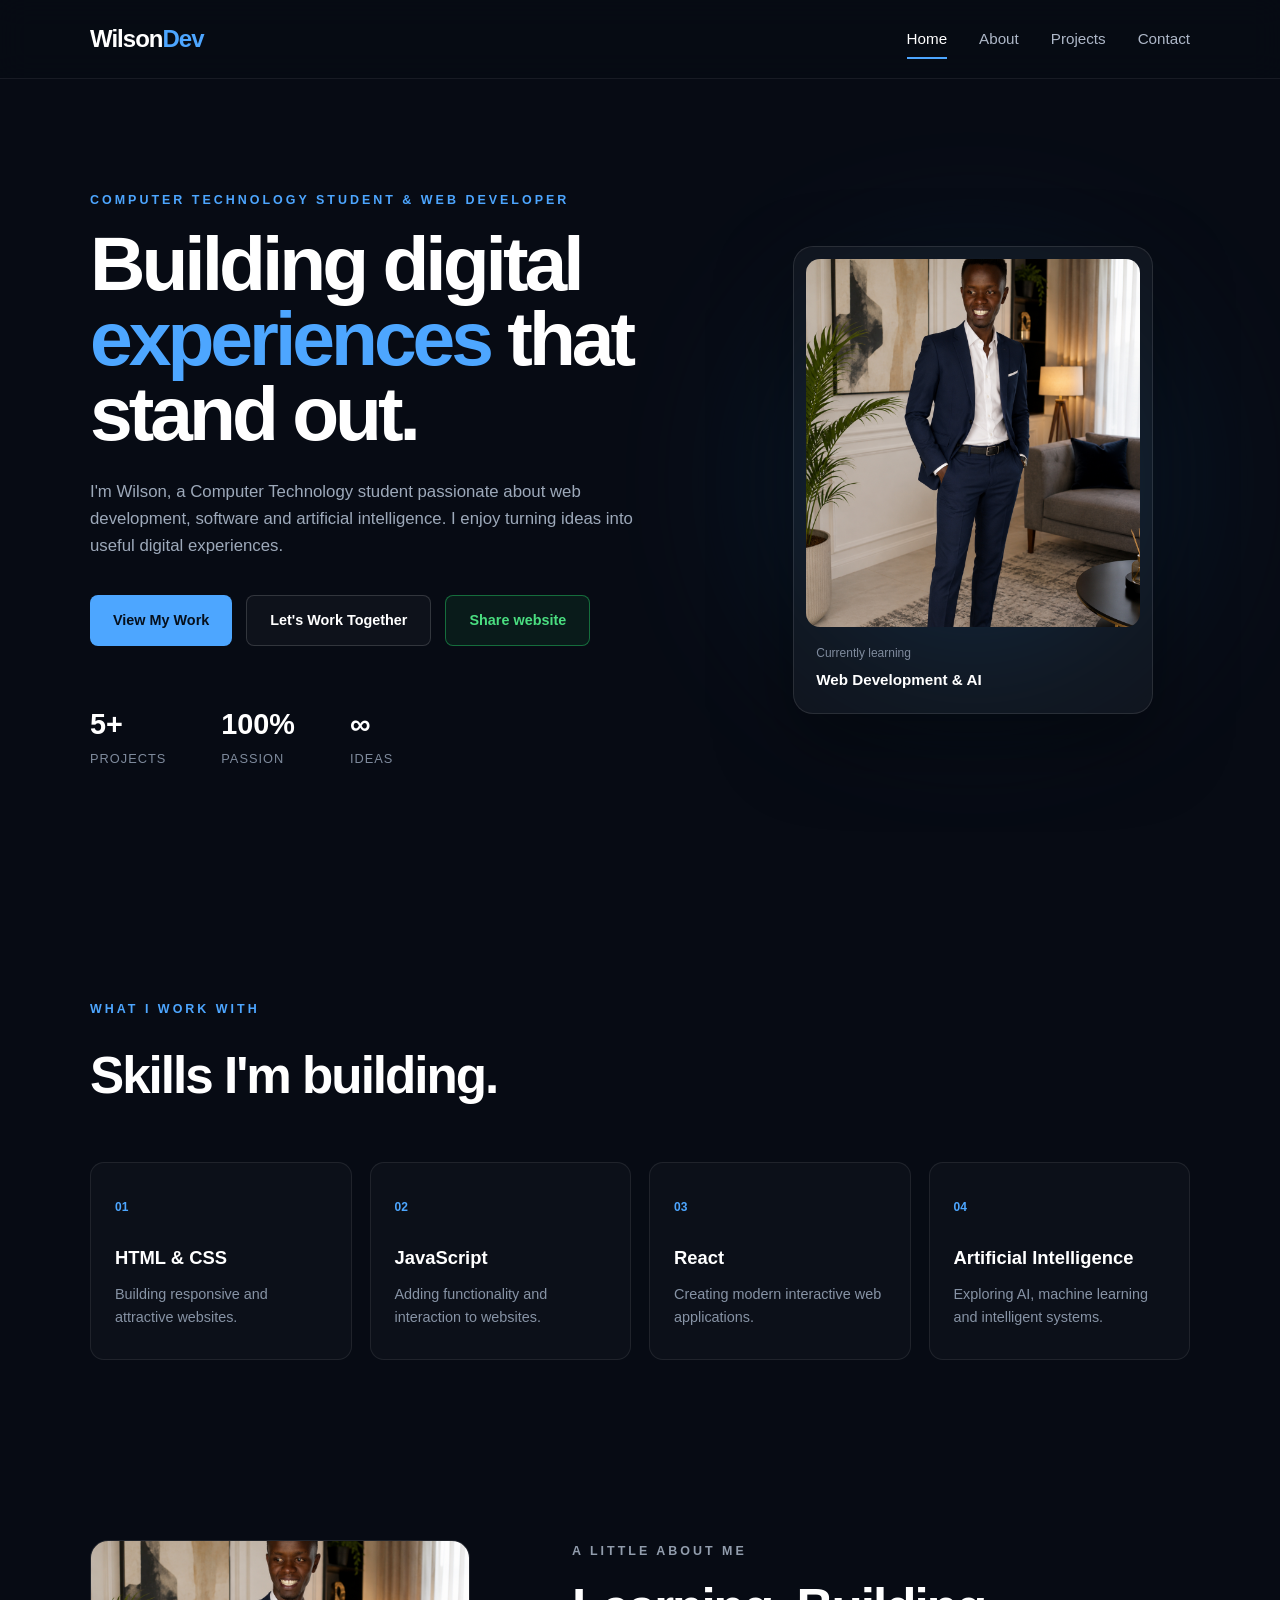
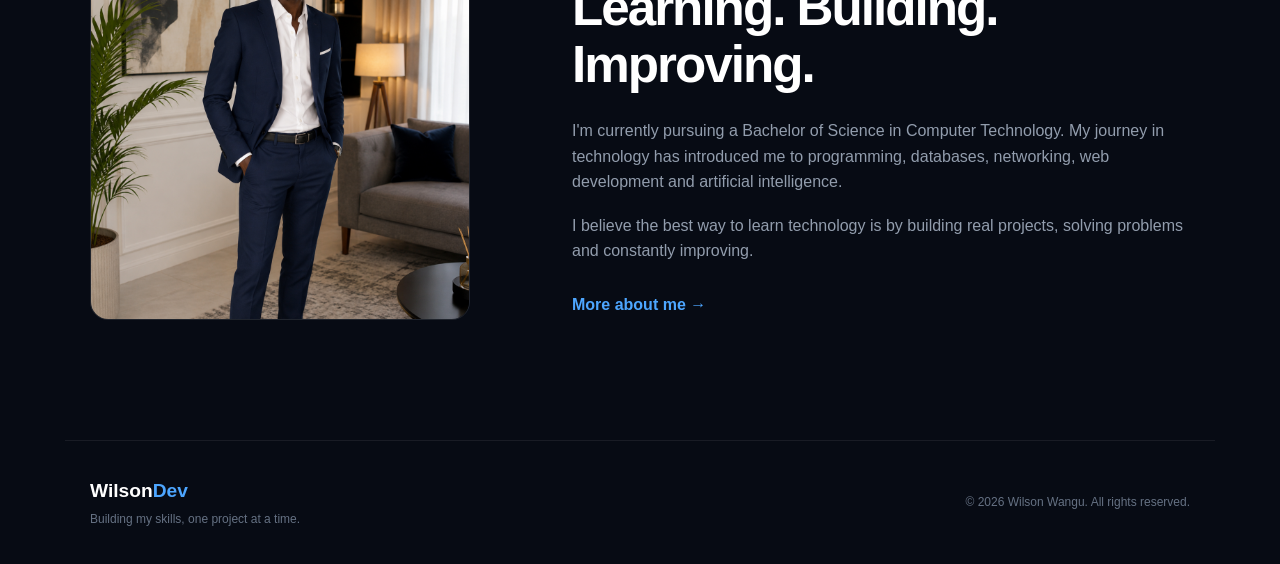
<file: index.html>
<!DOCTYPE html>
<html lang="en">
<head>
    <meta charset="UTF-8">
    <meta name="viewport" content="width=device-width, initial-scale=1.0">
    <title>WilsonDev | Computer Technology Student & Web Developer</title>
    <link rel="stylesheet" href="style.css">
</head>

<body>

    <!-- NAVIGATION -->
    <nav class="navbar">
        <div class="nav-container">
            <a href="index.html" class="logo">Wilson<span>Dev</span></a>

            <div class="nav-links">
                <a href="index.html" class="active">Home</a>
                <a href="about.html">About</a>
                <a href="projects.html">Projects</a>
                <a href="contact.html">Contact</a>
            </div>
        </div>
    </nav>

    <!-- HERO -->
    <main>

        <section class="hero">
            <div class="hero-content">

                <p class="eyebrow">COMPUTER TECHNOLOGY STUDENT & WEB DEVELOPER</p>

                <h1>
                    Building digital
                    <span>experiences</span>
                    that stand out.
                </h1>

                <p class="hero-description">
                    I'm Wilson, a Computer Technology student passionate about
                    web development, software and artificial intelligence.
                    I enjoy turning ideas into useful digital experiences.
                </p>

                <div class="hero-buttons">
    <a href="projects.html" class="btn btn-primary">
        View My Work
    </a>

    <a href="contact.html" class="btn btn-secondary">
        Let's Work Together
    </a>

    <a
    href="https://wa.me/?text=Check%20out%20Wilson%27s%20portfolio%20website%3A%20https%3A%2F%2Fwillisportfolio.netlify.app"
    target="_blank"
    rel="noopener noreferrer"
    class="btn btn-share"
>
    Share website
</a>
</div>

                <div class="stats">
                    <div class="stat">
                        <h3>5+</h3>
                        <p>Projects</p>
                    </div>

                    <div class="stat">
                        <h3>100%</h3>
                        <p>Passion</p>
                    </div>

                    <div class="stat">
                        <h3>∞</h3>
                        <p>Ideas</p>
                    </div>
                </div>

            </div>

            <div class="hero-image">
                <div class="profile-glow"></div>

                <div class="profile-card">
                    <img src="images/profile.jpg" alt="Wilson Wangu">

                    <div class="profile-card-info">
                        <span>Currently learning</span>
                        <strong>Web Development & AI</strong>
                    </div>
                </div>
            </div>
        </section>


        <!-- SKILLS -->
        <section class="skills-section">
            <div class="section-heading">
                <p class="eyebrow">WHAT I WORK WITH</p>
                <h2>Skills I'm building.</h2>
            </div>

            <div class="skills-grid">
                <div class="skill-box">
                    <span>01</span>
                    <h3>HTML & CSS</h3>
                    <p>Building responsive and attractive websites.</p>
                </div>

                <div class="skill-box">
                    <span>02</span>
                    <h3>JavaScript</h3>
                    <p>Adding functionality and interaction to websites.</p>
                </div>

                <div class="skill-box">
                    <span>03</span>
                    <h3>React</h3>
                    <p>Creating modern interactive web applications.</p>
                </div>

                <div class="skill-box">
                    <span>04</span>
                    <h3>Artificial Intelligence</h3>
                    <p>Exploring AI, machine learning and intelligent systems.</p>
                </div>
            </div>
        </section>


        <!-- INTRO -->
        <section class="intro-section">

            <div class="intro-image">
                <img src="images/profile.jpg" alt="Wilson Wangu">
            </div>

            <div class="intro-content">
                <p class="eyebrow">A LITTLE ABOUT ME</p>

                <h2>Learning. Building. Improving.</h2>

                <p>
                    I'm currently pursuing a Bachelor of Science in Computer
                    Technology. My journey in technology has introduced me to
                    programming, databases, networking, web development and
                    artificial intelligence.
                </p>

                <p>
                    I believe the best way to learn technology is by building
                    real projects, solving problems and constantly improving.
                </p>

                <a href="about.html" class="text-link">
                    More about me →
                </a>
            </div>

        </section>

    </main>


    <!-- FOOTER -->
    <footer class="footer">
        <div>
            <h3>Wilson<span>Dev</span></h3>
            <p>Building my skills, one project at a time.</p>
        </div>

        <p>© 2026 Wilson Wangu. All rights reserved.</p>
    </footer>

</body>
</html>
</file>
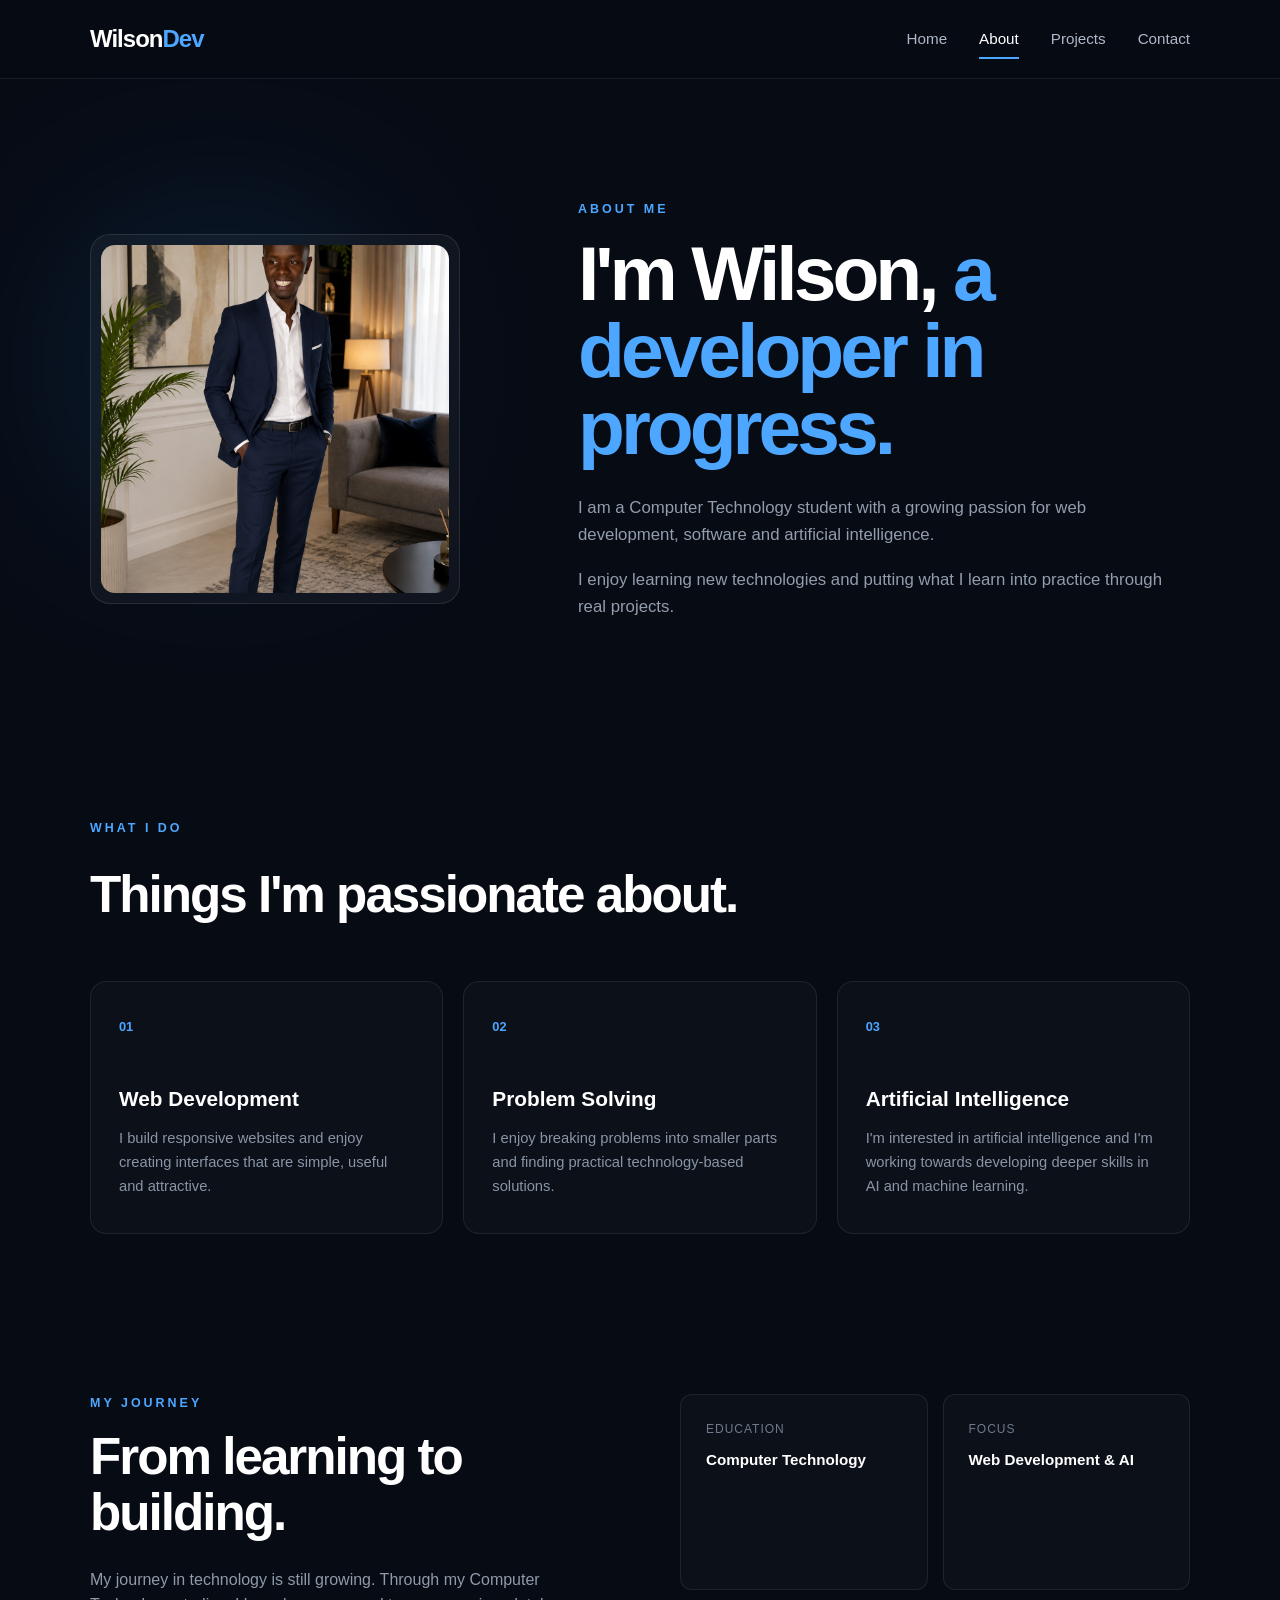
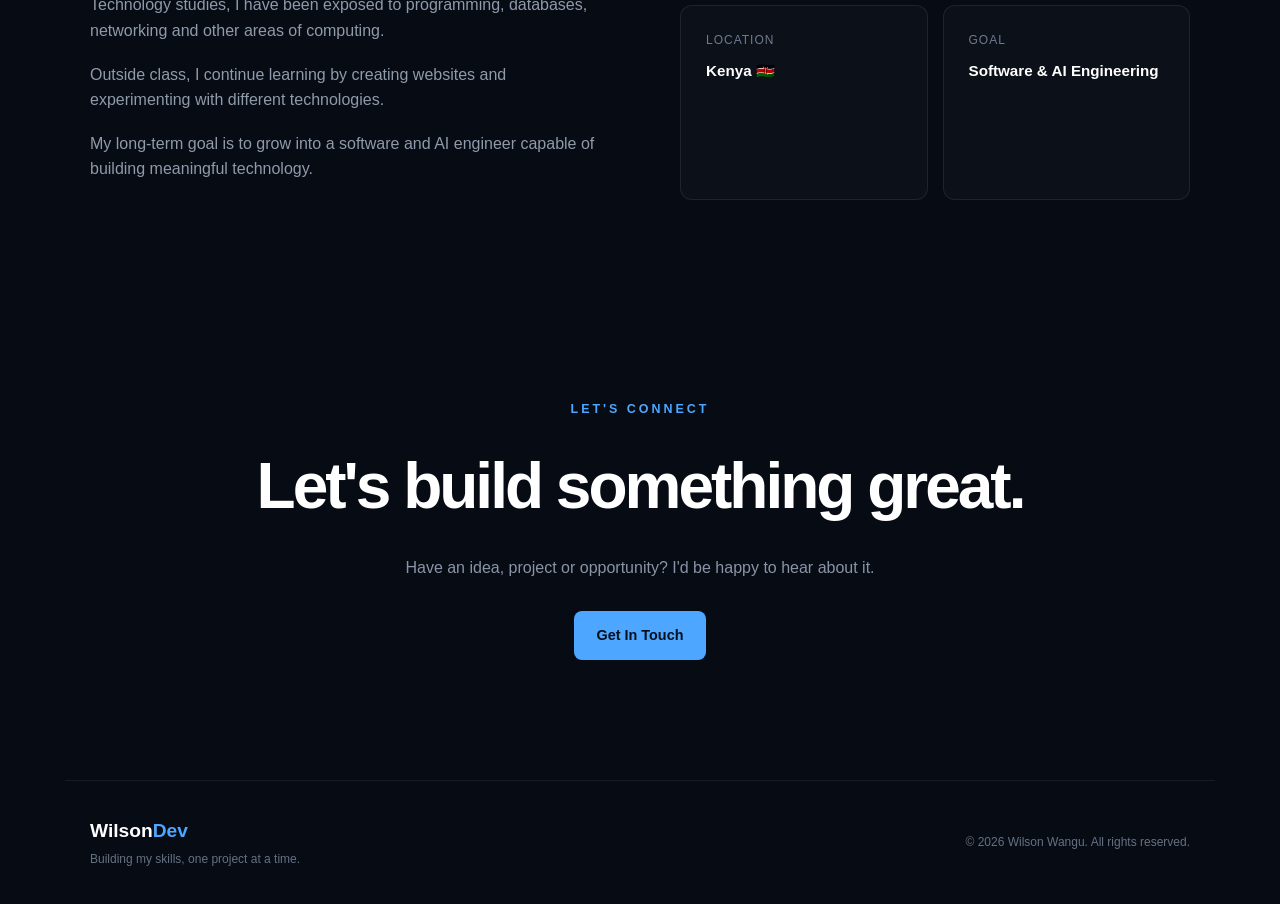
<file: about.html>
<!DOCTYPE html>
<html lang="en">
<head>
    <meta charset="UTF-8">
    <meta name="viewport" content="width=device-width, initial-scale=1.0">
    <title>About Me | WilsonDev</title>
    <link rel="stylesheet" href="style.css">
</head>

<body>

    <!-- NAVIGATION -->
    <nav class="navbar">
        <div class="nav-container">
            <a href="index.html" class="logo">Wilson<span>Dev</span></a>

            <div class="nav-links">
                <a href="index.html">Home</a>
                <a href="about.html" class="active">About</a>
                <a href="projects.html">Projects</a>
                <a href="contact.html">Contact</a>
            </div>
        </div>
    </nav>


    <main class="about-page">

        <!-- ABOUT HERO -->
        <section class="about-hero">

            <div class="about-image">
                <div class="about-glow"></div>

                <div class="about-image-card">
                    <img src="images/profile.jpg" alt="Wilson Wangu">
                </div>
            </div>

            <div class="about-intro">

                <p class="eyebrow">ABOUT ME</p>

                <h1>
                    I'm Wilson,
                    <span>a developer in progress.</span>
                </h1>

                <p>
                    I am a Computer Technology student with a growing passion
                    for web development, software and artificial intelligence.
                </p>

                <p>
                    I enjoy learning new technologies and putting what I learn
                    into practice through real projects.
                </p>

            </div>

        </section>


        <!-- WHAT I DO -->
        <section class="about-section">

            <div class="section-heading">
                <p class="eyebrow">WHAT I DO</p>
                <h2>Things I'm passionate about.</h2>
            </div>

            <div class="about-cards">

                <div class="about-card">
                    <div class="card-number">01</div>
                    <h3>Web Development</h3>
                    <p>
                        I build responsive websites and enjoy creating
                        interfaces that are simple, useful and attractive.
                    </p>
                </div>

                <div class="about-card">
                    <div class="card-number">02</div>
                    <h3>Problem Solving</h3>
                    <p>
                        I enjoy breaking problems into smaller parts and
                        finding practical technology-based solutions.
                    </p>
                </div>

                <div class="about-card">
                    <div class="card-number">03</div>
                    <h3>Artificial Intelligence</h3>
                    <p>
                        I'm interested in artificial intelligence and I'm
                        working towards developing deeper skills in AI and
                        machine learning.
                    </p>
                </div>

            </div>

        </section>


        <!-- JOURNEY -->
        <section class="journey-section">

            <div class="journey-content">

                <p class="eyebrow">MY JOURNEY</p>

                <h2>From learning to building.</h2>

                <p>
                    My journey in technology is still growing. Through my
                    Computer Technology studies, I have been exposed to
                    programming, databases, networking and other areas of
                    computing.
                </p>

                <p>
                    Outside class, I continue learning by creating websites
                    and experimenting with different technologies.
                </p>

                <p>
                    My long-term goal is to grow into a software and AI
                    engineer capable of building meaningful technology.
                </p>

            </div>


            <div class="quick-info">

                <div class="info-item">
                    <span>Education</span>
                    <strong>Computer Technology</strong>
                </div>

                <div class="info-item">
                    <span>Focus</span>
                    <strong>Web Development & AI</strong>
                </div>

                <div class="info-item">
                    <span>Location</span>
                    <strong>Kenya 🇰🇪</strong>
                </div>

                <div class="info-item">
                    <span>Goal</span>
                    <strong>Software & AI Engineering</strong>
                </div>

            </div>

        </section>


        <!-- CTA -->
        <section class="about-cta">

            <p class="eyebrow">LET'S CONNECT</p>

            <h2>Let's build something great.</h2>

            <p>
                Have an idea, project or opportunity?
                I'd be happy to hear about it.
            </p>

            <a href="contact.html" class="btn btn-primary">
                Get In Touch
            </a>

        </section>

    </main>


    <!-- FOOTER -->
    <footer class="footer">
        <div>
            <h3>Wilson<span>Dev</span></h3>
            <p>Building my skills, one project at a time.</p>
        </div>

        <p>© 2026 Wilson Wangu. All rights reserved.</p>
    </footer>

</body>
</html>
</file>
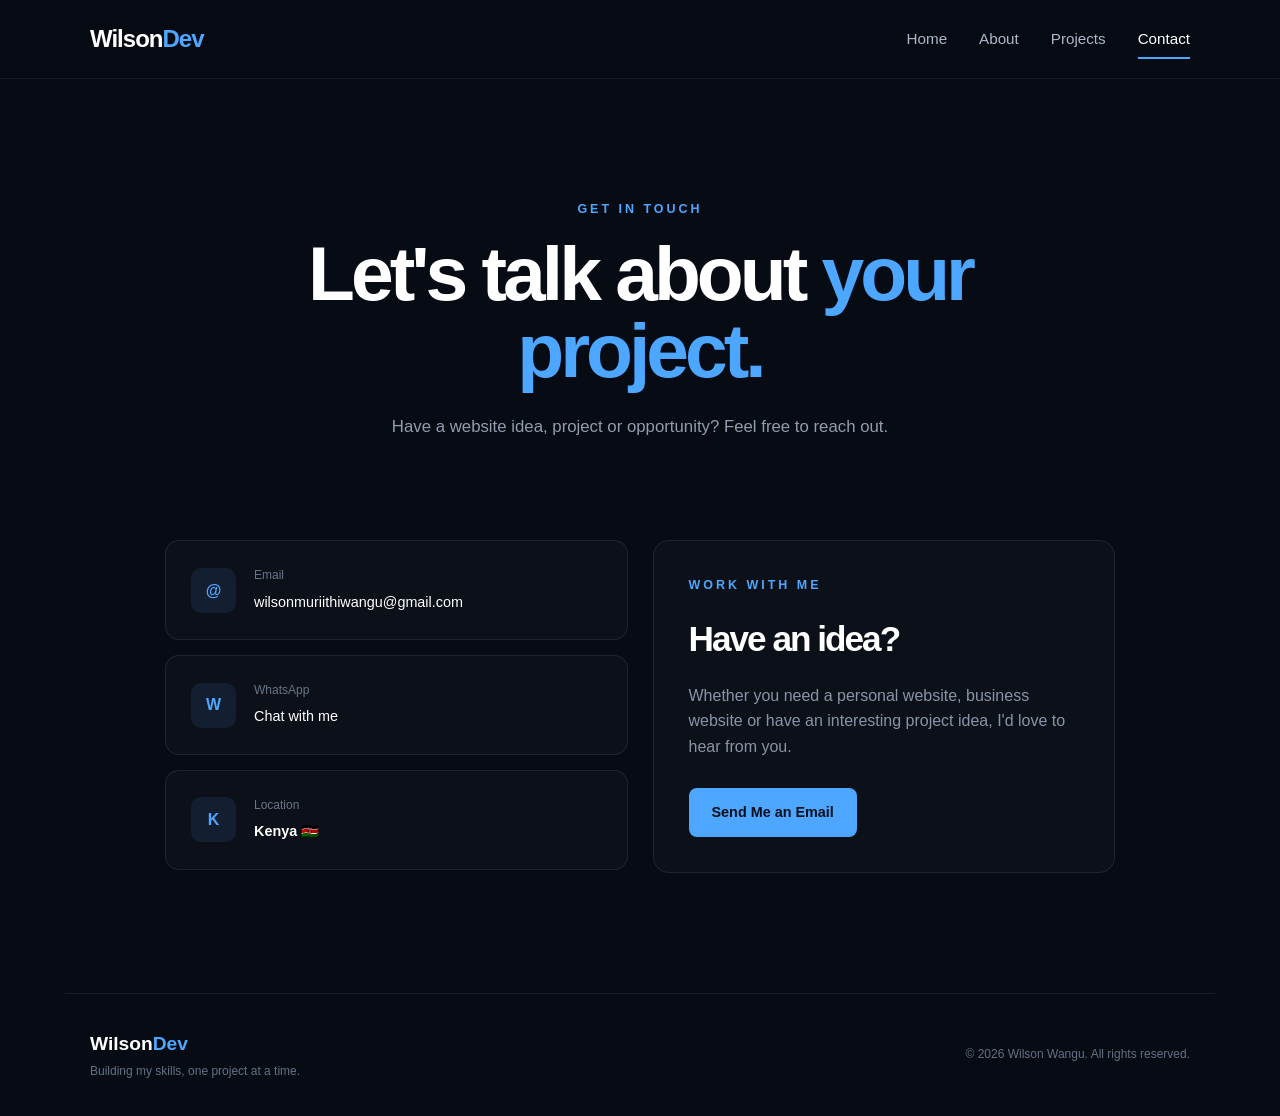
<file: contact.html>
<!DOCTYPE html>
<html lang="en">
<head>
    <meta charset="UTF-8">
    <meta name="viewport" content="width=device-width, initial-scale=1.0">
    <title>Contact | WilsonDev</title>
    <link rel="stylesheet" href="style.css">
</head>

<body>

    <!-- NAVIGATION -->
    <nav class="navbar">
        <div class="nav-container">

            <a href="index.html" class="logo">
                Wilson<span>Dev</span>
            </a>

            <div class="nav-links">
                <a href="index.html">Home</a>
                <a href="about.html">About</a>
                <a href="projects.html">Projects</a>
                <a href="contact.html" class="active">Contact</a>
            </div>

        </div>
    </nav>


    <main class="contact-page">

        <section class="contact-header">

            <p class="eyebrow">GET IN TOUCH</p>

            <h1>
                Let's talk about
                <span>your project.</span>
            </h1>

            <p>
                Have a website idea, project or opportunity?
                Feel free to reach out.
            </p>

        </section>


        <section class="contact-grid">

            <div class="contact-info">

                <div class="contact-card">
                    <div class="contact-icon">@</div>

                    <div>
                        <span>Email</span>
                        <a href="mailto:wilsonmuriithiwangu@gmail.com">
                            wilsonmuriithiwangu@gmail.com
                        </a>
                    </div>
                </div>


                <div class="contact-card">
                    <div class="contact-icon">W</div>

                    <div>
                        <span>WhatsApp</span>
                        <a href="https://wa.me/+254115288171"
                           target="_blank"
                           rel="noopener noreferrer">
                            Chat with me
                        </a>
                    </div>
                </div>


                <div class="contact-card">
                    <div class="contact-icon">K</div>

                    <div>
                        <span>Location</span>
                        <strong>Kenya 🇰🇪</strong>
                    </div>
                </div>

            </div>


            <div class="contact-message">

                <p class="eyebrow">WORK WITH ME</p>

                <h2>Have an idea?</h2>

                <p>
                    Whether you need a personal website, business website
                    or have an interesting project idea, I'd love to hear
                    from you.
                </p>

                <a href="mailto:wilsonmuriithiwangu@gmail.com"
                   class="btn btn-primary">
                    Send Me an Email
                </a>

            </div>

        </section>

    </main>


    <footer class="footer">

        <div>
            <h3>Wilson<span>Dev</span></h3>
            <p>Building my skills, one project at a time.</p>
        </div>

        <p>© 2026 Wilson Wangu. All rights reserved.</p>

    </footer>

</body>
</html>
</file>
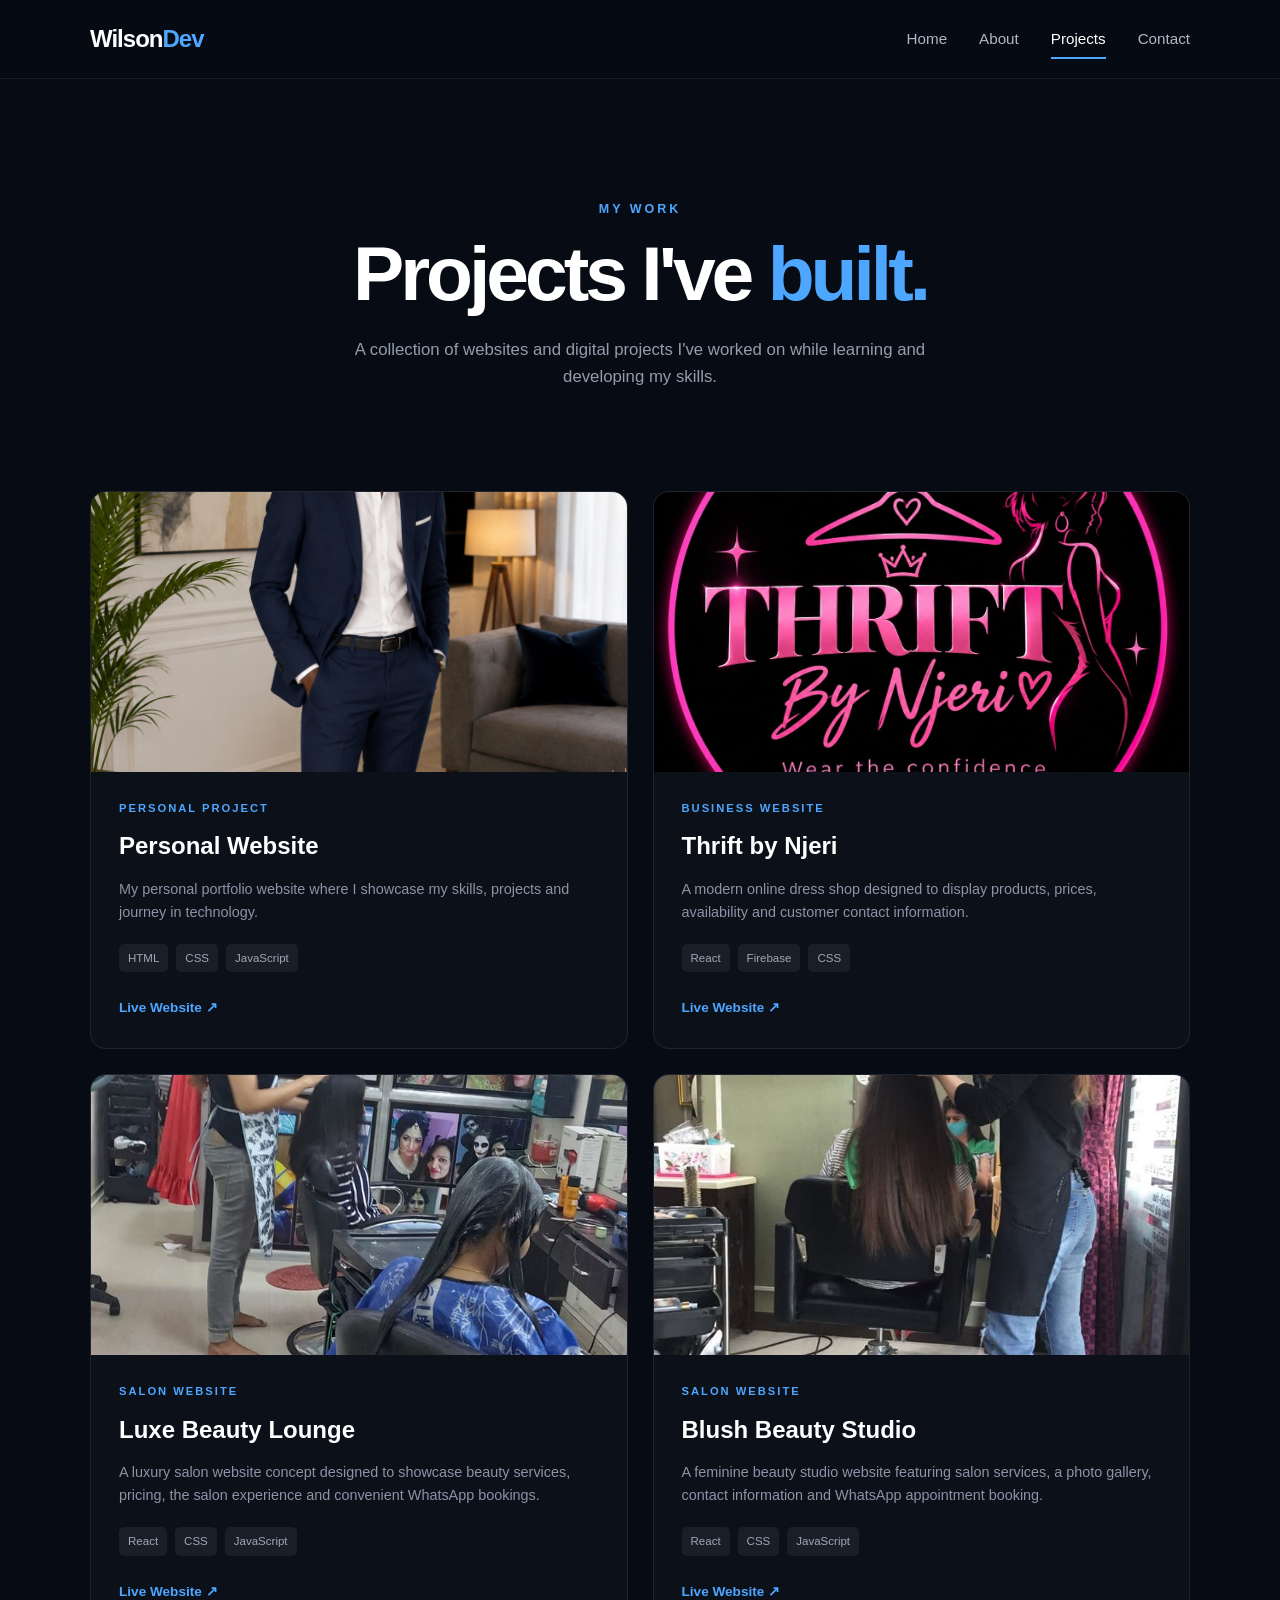
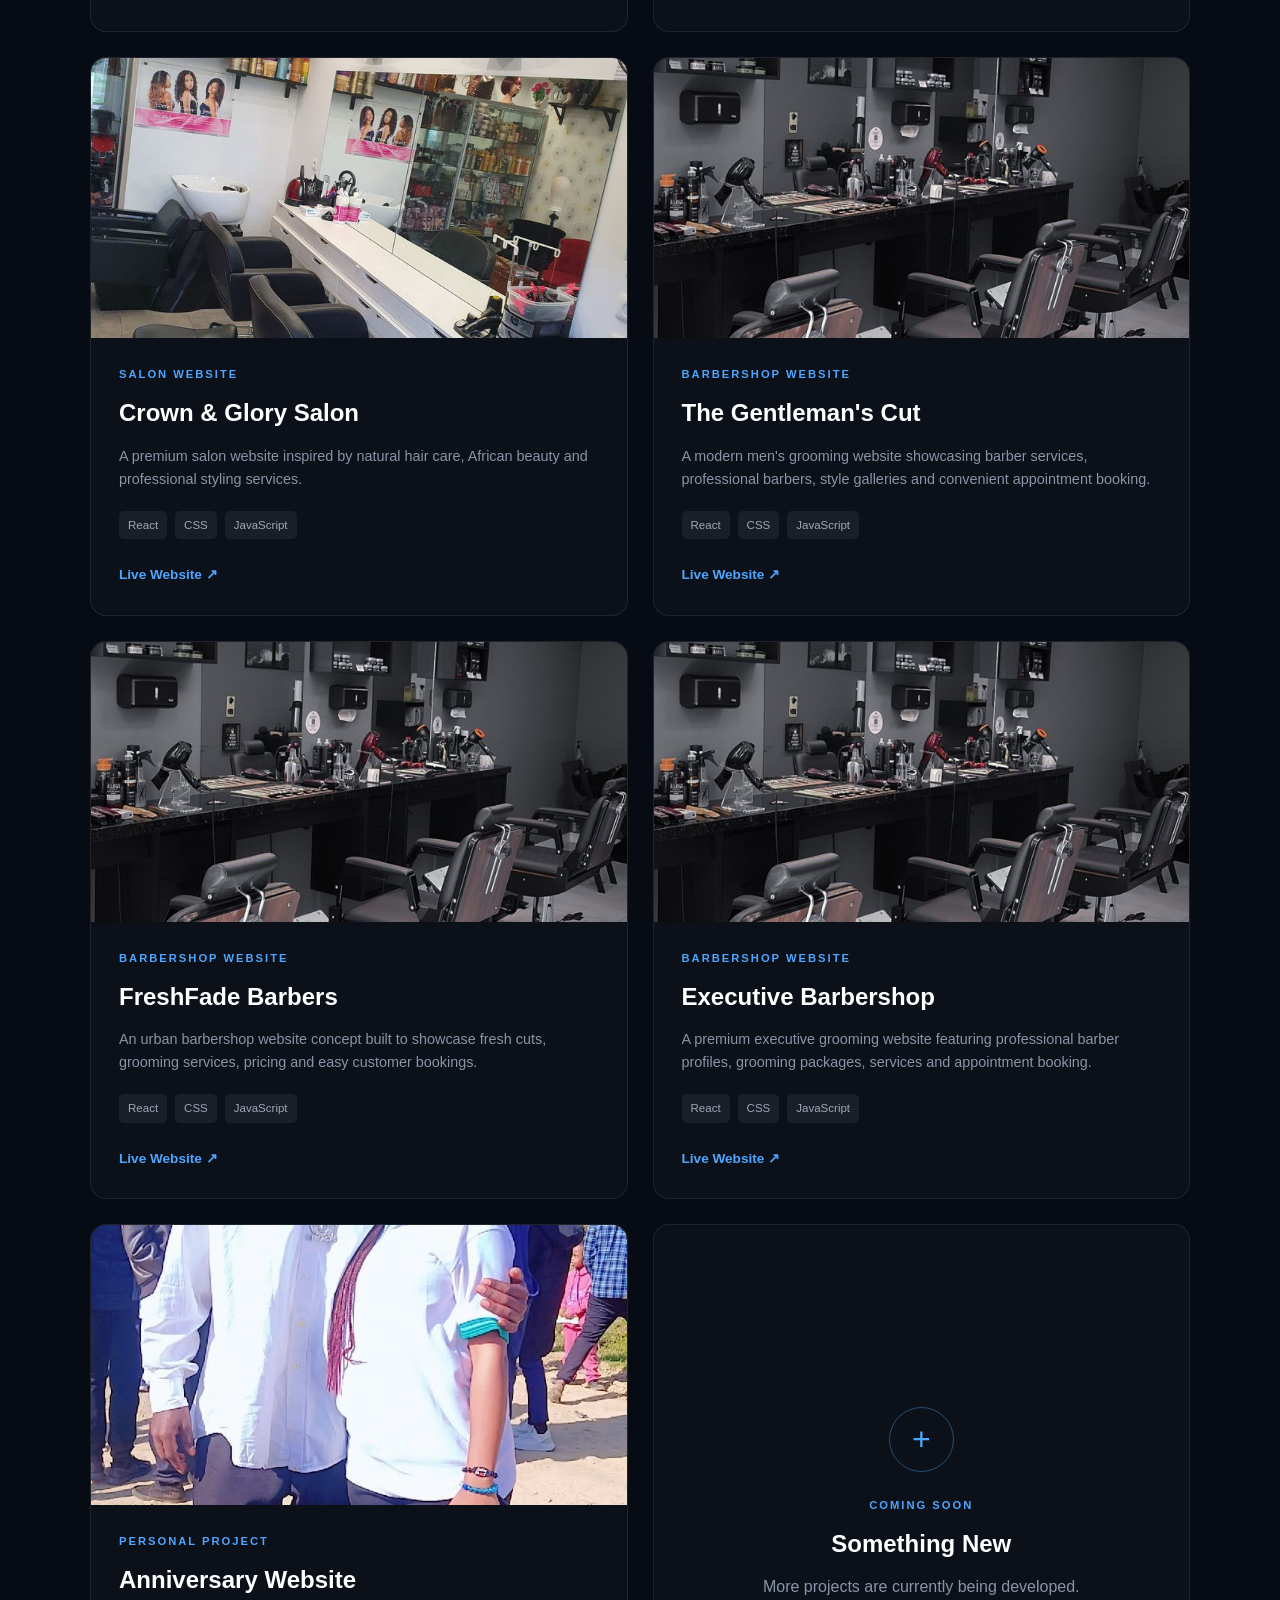
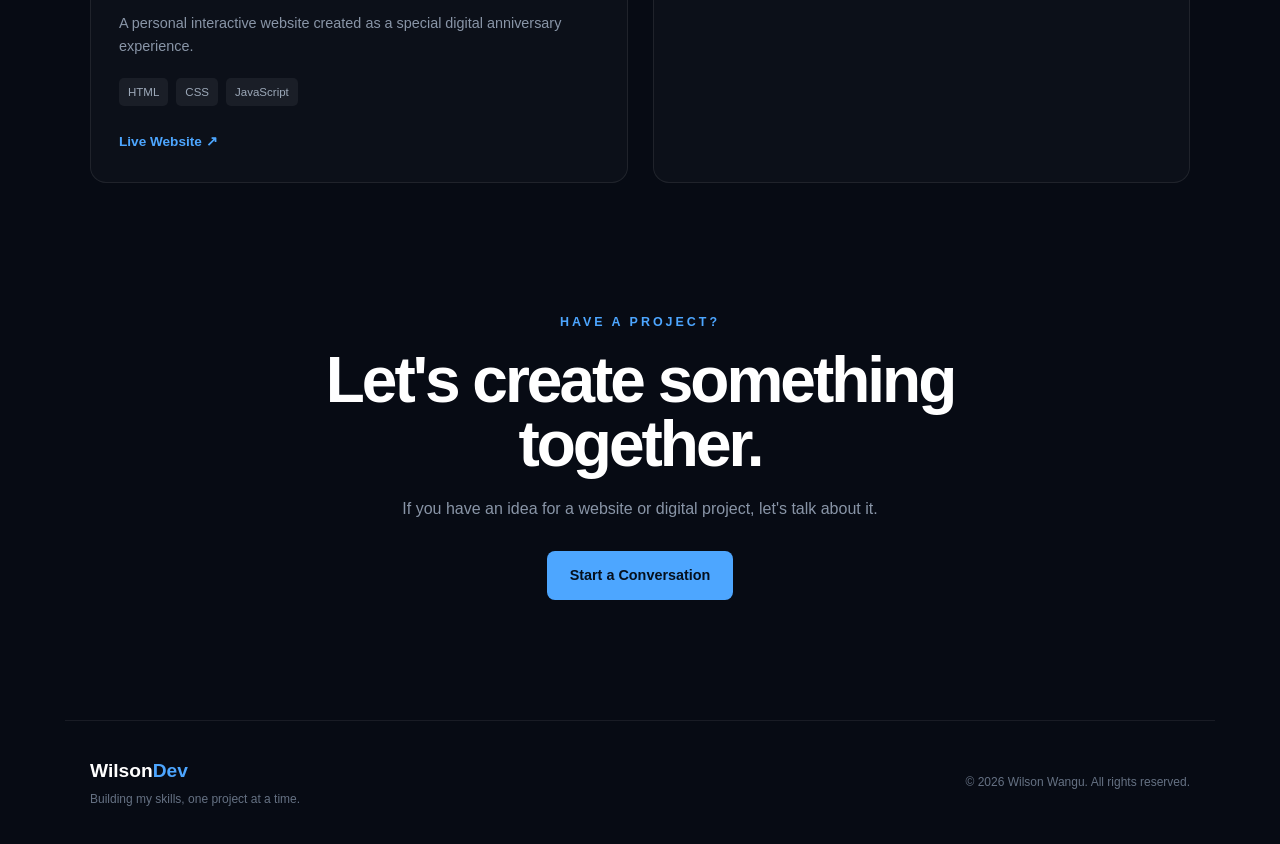
<file: projects.html>
<!DOCTYPE html>
<html lang="en">

<head>
    <meta charset="UTF-8">
    <meta name="viewport" content="width=device-width, initial-scale=1.0">
    <title>Projects | WilsonDev</title>
    <link rel="stylesheet" href="style.css">
</head>

<body>

    <!-- NAVIGATION -->
    <nav class="navbar">
        <div class="nav-container">
            <a href="index.html" class="logo">Wilson<span>Dev</span></a>

            <div class="nav-links">
                <a href="index.html">Home</a>
                <a href="about.html">About</a>
                <a href="projects.html" class="active">Projects</a>
                <a href="contact.html">Contact</a>
            </div>
        </div>
    </nav>

    <main class="projects-page">

        <!-- PROJECT HEADER -->
        <section class="projects-header">

            <p class="eyebrow">MY WORK</p>

            <h1>
                Projects I've
                <span>built.</span>
            </h1>

            <p>
                A collection of websites and digital projects I've worked on
                while learning and developing my skills.
            </p>

        </section>


        <!-- PROJECTS GRID -->
        <section class="projects-grid">

            <!-- PROJECT 1: PERSONAL WEBSITE -->
            <article class="project-card">

                <div class="project-image">
                    <img src="images/profile.jpg" alt="Personal Website">

                    <div class="project-overlay">
                        <a href="https://wilsonpersonalwebsite.netlify.app"
                           target="_blank"
                           rel="noopener noreferrer">
                            View Website →
                        </a>
                    </div>
                </div>

                <div class="project-content">

                    <p class="project-category">PERSONAL PROJECT</p>

                    <h2>Personal Website</h2>

                    <p>
                        My personal portfolio website where I showcase my
                        skills, projects and journey in technology.
                    </p>

                    <div class="project-tags">
                        <span>HTML</span>
                        <span>CSS</span>
                        <span>JavaScript</span>
                    </div>

                    <a href="https://wilsonpersonalwebsite.netlify.app"
                       target="_blank"
                       rel="noopener noreferrer"
                       class="project-link">
                        Live Website ↗
                    </a>

                </div>

            </article>


            <!-- PROJECT 2: THRIFT BY NJERI -->
            <article class="project-card">

                <div class="project-image">
                    <img src="images/project7.jpg" alt="Thrift by Njeri">

                    <div class="project-overlay">
                        <a href="https://thriftbynjeri.netlify.app"
                           target="_blank"
                           rel="noopener noreferrer">
                            View Website →
                        </a>
                    </div>
                </div>

                <div class="project-content">

                    <p class="project-category">BUSINESS WEBSITE</p>

                    <h2>Thrift by Njeri</h2>

                    <p>
                        A modern online dress shop designed to display
                        products, prices, availability and customer contact
                        information.
                    </p>

                    <div class="project-tags">
                        <span>React</span>
                        <span>Firebase</span>
                        <span>CSS</span>
                    </div>

                    <a href="https://thriftbynjeri.netlify.app"
                       target="_blank"
                       rel="noopener noreferrer"
                       class="project-link">
                        Live Website ↗
                    </a>

                </div>

            </article>


            <!-- PROJECT 3: LUXE BEAUTY LOUNGE -->
            <article class="project-card">

                <div class="project-image">
                    <img src="images/project4.jpg" alt="Luxe Beauty Lounge Website">

                    <div class="project-overlay">
                        <a href="https://luxbeautty.netlify.app/"
                           target="_blank"
                           rel="noopener noreferrer">
                            View Website →
                        </a>
                    </div>
                </div>

                <div class="project-content">

                    <p class="project-category">SALON WEBSITE</p>

                    <h2>Luxe Beauty Lounge</h2>

                    <p>
                        A luxury salon website concept designed to showcase
                        beauty services, pricing, the salon experience and
                        convenient WhatsApp bookings.
                    </p>

                    <div class="project-tags">
                        <span>React</span>
                        <span>CSS</span>
                        <span>JavaScript</span>
                    </div>

                    <a href="https://luxbeautty.netlify.app/"
                       target="_blank"
                       rel="noopener noreferrer"
                       class="project-link">
                        Live Website ↗
                    </a>

                </div>

            </article>


            <!-- PROJECT 4: BLUSH BEAUTY STUDIO -->
            <article class="project-card">

                <div class="project-image">
                    <img src="images/project8.jpg" alt="Blush Beauty Studio Website">

                    <div class="project-overlay">
                        <a href="https://blushbeautty.netlify.app/"
                           target="_blank"
                           rel="noopener noreferrer">
                            View Website →
                        </a>
                    </div>
                </div>

                <div class="project-content">

                    <p class="project-category">SALON WEBSITE</p>

                    <h2>Blush Beauty Studio</h2>

                    <p>
                        A feminine beauty studio website featuring salon
                        services, a photo gallery, contact information and
                        WhatsApp appointment booking.
                    </p>

                    <div class="project-tags">
                        <span>React</span>
                        <span>CSS</span>
                        <span>JavaScript</span>
                    </div>

                    <a href="https://blushbeautty.netlify.app/"
                       target="_blank"
                       rel="noopener noreferrer"
                       class="project-link">
                        Live Website ↗
                    </a>

                </div>

            </article>


            <!-- PROJECT 5: CROWN AND GLORY SALON -->
            <article class="project-card">

                <div class="project-image">
                    <img src="images/project9.jpg" alt="Crown and Glory Salon Website">

                    <div class="project-overlay">
                        <a href="https://crownandglorysalon.netlify.app/"
                           target="_blank"
                           rel="noopener noreferrer">
                            View Website →
                        </a>
                    </div>
                </div>

                <div class="project-content">

                    <p class="project-category">SALON WEBSITE</p>

                    <h2>Crown &amp; Glory Salon</h2>

                    <p>
                        A premium salon website inspired by natural hair care,
                        African beauty and professional styling services.
                    </p>

                    <div class="project-tags">
                        <span>React</span>
                        <span>CSS</span>
                        <span>JavaScript</span>
                    </div>

                    <a href="https://crownandglorysalon.netlify.app/"
                       target="_blank"
                       rel="noopener noreferrer"
                       class="project-link">
                        Live Website ↗
                    </a>

                </div>

            </article>


            <!-- PROJECT 6: THE GENTLEMAN'S CUT -->
            <article class="project-card">

                <div class="project-image">
                    <img src="images/project5.jpg" alt="The Gentleman's Cut Website">

                    <div class="project-overlay">
                        <a href="https://thegentlemancutt.netlify.app/"
                           target="_blank"
                           rel="noopener noreferrer">
                            View Website →
                        </a>
                    </div>
                </div>

                <div class="project-content">

                    <p class="project-category">BARBERSHOP WEBSITE</p>

                    <h2>The Gentleman's Cut</h2>

                    <p>
                        A modern men's grooming website showcasing barber
                        services, professional barbers, style galleries and
                        convenient appointment booking.
                    </p>

                    <div class="project-tags">
                        <span>React</span>
                        <span>CSS</span>
                        <span>JavaScript</span>
                    </div>

                    <a href="https://thegentlemancutt.netlify.app/"
                       target="_blank"
                       rel="noopener noreferrer"
                       class="project-link">
                        Live Website ↗
                    </a>

                </div>

            </article>


            <!-- PROJECT 7: FRESHFADE BARBERS -->
            <article class="project-card">

                <div class="project-image">
                    <img src="images/project5.jpg" alt="FreshFade Barbers Website">

                    <div class="project-overlay">
                        <a href="https://freshfadebarber.netlify.app/"
                           target="_blank"
                           rel="noopener noreferrer">
                            View Website →
                        </a>
                    </div>
                </div>

                <div class="project-content">

                    <p class="project-category">BARBERSHOP WEBSITE</p>

                    <h2>FreshFade Barbers</h2>

                    <p>
                        An urban barbershop website concept built to showcase
                        fresh cuts, grooming services, pricing and easy
                        customer bookings.
                    </p>

                    <div class="project-tags">
                        <span>React</span>
                        <span>CSS</span>
                        <span>JavaScript</span>
                    </div>

                    <a href="https://freshfadebarber.netlify.app/"
                       target="_blank"
                       rel="noopener noreferrer"
                       class="project-link">
                        Live Website ↗
                    </a>

                </div>

            </article>


            <!-- PROJECT 8: EXECUTIVE BARBERSHOP -->
            <article class="project-card">

                <div class="project-image">
                    <img src="images/project5.jpg" alt="Executive Barbershop Website">

                    <div class="project-overlay">
                        <a href="https://executivebarbershopp.netlify.app/"
                           target="_blank"
                           rel="noopener noreferrer">
                            View Website →
                        </a>
                    </div>
                </div>

                <div class="project-content">

                    <p class="project-category">BARBERSHOP WEBSITE</p>

                    <h2>Executive Barbershop</h2>

                    <p>
                        A premium executive grooming website featuring
                        professional barber profiles, grooming packages,
                        services and appointment booking.
                    </p>

                    <div class="project-tags">
                        <span>React</span>
                        <span>CSS</span>
                        <span>JavaScript</span>
                    </div>

                    <a href="https://executivebarbershopp.netlify.app/"
                       target="_blank"
                       rel="noopener noreferrer"
                       class="project-link">
                        Live Website ↗
                    </a>

                </div>

            </article>


            <!-- PROJECT 9: ANNIVERSARY WEBSITE -->
            <article class="project-card">

                <div class="project-image">
                    <img src="images/project2.jpg" alt="Anniversary Website">

                    <div class="project-overlay">
                        <a href="https://willisstellaanniversary.netlify.app/"
                           target="_blank"
                           rel="noopener noreferrer">
                            View Website →
                        </a>
                    </div>
                </div>

                <div class="project-content">

                    <p class="project-category">PERSONAL PROJECT</p>

                    <h2>Anniversary Website</h2>

                    <p>
                        A personal interactive website created as a special
                        digital anniversary experience.
                    </p>

                    <div class="project-tags">
                        <span>HTML</span>
                        <span>CSS</span>
                        <span>JavaScript</span>
                    </div>

                    <a href="https://willisstellaanniversary.netlify.app/"
                       target="_blank"
                       rel="noopener noreferrer"
                       class="project-link">
                        Live Website ↗
                    </a>

                </div>

            </article>


            <!-- COMING SOON -->
            <article class="project-card coming-soon">

                <div class="coming-soon-content">

                    <div class="coming-icon">+</div>

                    <p class="project-category">COMING SOON</p>

                    <h2>Something New</h2>

                    <p>
                        More projects are currently being developed.
                    </p>

                </div>

            </article>

        </section>


        <!-- CTA -->
        <section class="projects-cta">

            <p class="eyebrow">HAVE A PROJECT?</p>

            <h2>Let's create something together.</h2>

            <p>
                If you have an idea for a website or digital project,
                let's talk about it.
            </p>

            <a href="contact.html" class="btn btn-primary">
                Start a Conversation
            </a>

        </section>

    </main>


    <!-- FOOTER -->
    <footer class="footer">

        <div>
            <h3>Wilson<span>Dev</span></h3>
            <p>Building my skills, one project at a time.</p>
        </div>

        <p>© 2026 Wilson Wangu. All rights reserved.</p>

    </footer>

</body>
</html>
</file>
<file: style.css>
/* ================================
   GLOBAL
================================ */

* {
    margin: 0;
    padding: 0;
    box-sizing: border-box;
}

html {
    scroll-behavior: smooth;
}

body {
    font-family: Arial, Helvetica, sans-serif;
    background: #070b14;
    color: #ffffff;
    line-height: 1.6;
}

a {
    color: inherit;
    text-decoration: none;
}

img {
    width: 100%;
    display: block;
}

span {
    color: #4da6ff;
}

main {
    overflow: hidden;
}

.eyebrow {
    color: #4da6ff;
    font-size: 0.78rem;
    font-weight: 700;
    letter-spacing: 3px;
    margin-bottom: 15px;
}


/* ================================
   NAVBAR
================================ */

.navbar {
    position: fixed;
    top: 0;
    left: 0;
    width: 100%;
    z-index: 1000;
    background: rgba(7, 11, 20, 0.82);
    backdrop-filter: blur(15px);
    border-bottom: 1px solid rgba(255, 255, 255, 0.07);
}

.nav-container {
    max-width: 1150px;
    margin: auto;
    padding: 20px 25px;
    display: flex;
    justify-content: space-between;
    align-items: center;
}

.logo {
    font-size: 1.5rem;
    font-weight: 800;
    letter-spacing: -1px;
}

.logo span {
    color: #4da6ff;
}

.nav-links {
    display: flex;
    align-items: center;
    gap: 32px;
}

.nav-links a {
    position: relative;
    color: #aeb8c8;
    font-size: 0.95rem;
    transition: 0.3s ease;
}

.nav-links a:hover,
.nav-links a.active {
    color: #ffffff;
}

.nav-links a.active::after {
    content: "";
    position: absolute;
    left: 0;
    bottom: -8px;
    width: 100%;
    height: 2px;
    background: #4da6ff;
}


/* ================================
   BUTTONS
================================ */

.btn {
    display: inline-flex;
    align-items: center;
    justify-content: center;
    padding: 13px 23px;
    border-radius: 8px;
    font-size: 0.9rem;
    font-weight: 700;
    transition: 0.3s ease;
}

.btn-primary {
    background: #4da6ff;
    color: #06101d;
}

.btn-primary:hover {
    transform: translateY(-3px);
    box-shadow: 0 10px 30px rgba(77, 166, 255, 0.25);
}

.btn-secondary {
    border: 1px solid rgba(255, 255, 255, 0.15);
    color: #ffffff;
    background: rgba(255, 255, 255, 0.03);
}

.btn-secondary:hover {
    background: rgba(255, 255, 255, 0.08);
    transform: translateY(-3px);
}


/* ================================
   HOME HERO
================================ */

.hero {
    max-width: 1150px;
    min-height: 100vh;
    margin: auto;
    padding: 150px 25px 90px;

    display: grid;
    grid-template-columns: 1.15fr 0.85fr;
    align-items: center;
    gap: 80px;
}

.hero-content h1 {
    max-width: 700px;
    font-size: clamp(3rem, 6vw, 5.5rem);
    line-height: 0.98;
    letter-spacing: -4px;
    margin-bottom: 28px;
}

.hero-description {
    max-width: 620px;
    color: #9da9ba;
    font-size: 1.05rem;
    margin-bottom: 35px;
}

.hero-buttons {
    display: flex;
    flex-wrap: wrap;
    gap: 14px;
}

.stats {
    display: flex;
    gap: 55px;
    margin-top: 55px;
}

.stat h3 {
    font-size: 1.8rem;
    margin-bottom: 2px;
}

.stat p {
    color: #7f8b9d;
    font-size: 0.8rem;
    text-transform: uppercase;
    letter-spacing: 1px;
}


/* ================================
   PROFILE CARD
================================ */

.hero-image {
    position: relative;
    display: flex;
    justify-content: center;
    align-items: center;
}

.profile-glow {
    position: absolute;
    width: 330px;
    height: 330px;
    border-radius: 50%;
    background: #1764a8;
    filter: blur(100px);
    opacity: 0.28;
}

.profile-card {
    position: relative;
    width: min(360px, 100%);
    padding: 12px;
    border: 1px solid rgba(255, 255, 255, 0.1);
    background: rgba(255, 255, 255, 0.04);
    border-radius: 20px;
    box-shadow: 0 30px 80px rgba(0, 0, 0, 0.4);
}

.profile-card img {
    aspect-ratio: 1 / 1.1;
    object-fit: cover;
    border-radius: 14px;
}

.profile-card-info {
    padding: 17px 10px 8px;
}

.profile-card-info span {
    display: block;
    color: #7f8b9d;
    font-size: 0.75rem;
    margin-bottom: 4px;
}

.profile-card-info strong {
    font-size: 0.95rem;
}


/* ================================
   SKILLS
================================ */

.skills-section {
    max-width: 1150px;
    margin: auto;
    padding: 100px 25px;
}

.section-heading {
    margin-bottom: 45px;
}

.section-heading h2 {
    font-size: clamp(2rem, 4vw, 3.2rem);
    letter-spacing: -2px;
}

.skills-grid {
    display: grid;
    grid-template-columns: repeat(4, 1fr);
    gap: 18px;
}

.skill-box {
    padding: 30px 24px;
    border: 1px solid rgba(255, 255, 255, 0.08);
    background: rgba(255, 255, 255, 0.025);
    border-radius: 14px;
    transition: 0.3s ease;
}

.skill-box:hover {
    transform: translateY(-6px);
    border-color: rgba(77, 166, 255, 0.35);
}

.skill-box span {
    font-size: 0.75rem;
    font-weight: 700;
}

.skill-box h3 {
    margin: 25px 0 10px;
    font-size: 1.15rem;
}

.skill-box p {
    color: #8793a5;
    font-size: 0.9rem;
}


/* ================================
   INTRO
================================ */

.intro-section {
    max-width: 1150px;
    margin: auto;
    padding: 80px 25px 120px;

    display: grid;
    grid-template-columns: 0.8fr 1.2fr;
    align-items: center;
    gap: 70px;
}

.intro-image img {
    max-width: 380px;
    aspect-ratio: 1;
    object-fit: cover;
    border-radius: 18px;
    border: 1px solid rgba(255, 255, 255, 0.1);
}

.intro-content h2 {
    font-size: clamp(2rem, 4vw, 3.2rem);
    line-height: 1.1;
    letter-spacing: -2px;
    margin-bottom: 25px;
}

.intro-content p {
    color: #929dad;
    margin-bottom: 18px;
}

.text-link {
    display: inline-block;
    margin-top: 10px;
    color: #4da6ff;
    font-weight: 700;
}


/* ================================
   ABOUT PAGE
================================ */

.about-page {
    padding-top: 100px;
}

.about-hero {
    max-width: 1150px;
    margin: auto;
    padding: 100px 25px;

    display: grid;
    grid-template-columns: 0.8fr 1.2fr;
    align-items: center;
    gap: 80px;
}

.about-image {
    position: relative;
}

.about-glow {
    position: absolute;
    width: 260px;
    height: 260px;
    background: #1764a8;
    filter: blur(100px);
    opacity: 0.25;
}

.about-image-card {
    position: relative;
    max-width: 370px;
    padding: 10px;
    background: rgba(255, 255, 255, 0.04);
    border: 1px solid rgba(255, 255, 255, 0.1);
    border-radius: 20px;
}

.about-image-card img {
    aspect-ratio: 1;
    object-fit: cover;
    border-radius: 14px;
}

.about-intro h1 {
    max-width: 700px;
    font-size: clamp(3rem, 6vw, 5rem);
    line-height: 1;
    letter-spacing: -4px;
    margin-bottom: 30px;
}

.about-intro p:not(.eyebrow) {
    max-width: 650px;
    color: #929dad;
    font-size: 1.05rem;
    margin-bottom: 18px;
}

.about-section {
    max-width: 1150px;
    margin: auto;
    padding: 80px 25px;
}

.about-cards {
    display: grid;
    grid-template-columns: repeat(3, 1fr);
    gap: 20px;
}

.about-card {
    padding: 35px 28px;
    min-height: 250px;
    border-radius: 16px;
    border: 1px solid rgba(255, 255, 255, 0.08);
    background: rgba(255, 255, 255, 0.025);
    transition: 0.3s ease;
}

.about-card:hover {
    transform: translateY(-6px);
    border-color: rgba(77, 166, 255, 0.3);
}

.card-number {
    color: #4da6ff;
    font-size: 0.8rem;
    font-weight: 700;
    margin-bottom: 45px;
}

.about-card h3 {
    font-size: 1.3rem;
    margin-bottom: 12px;
}

.about-card p {
    color: #8995a7;
    font-size: 0.92rem;
}

.journey-section {
    max-width: 1150px;
    margin: auto;
    padding: 80px 25px 120px;

    display: grid;
    grid-template-columns: 1fr 1fr;
    gap: 80px;
}

.journey-content h2 {
    font-size: clamp(2rem, 4vw, 3.2rem);
    letter-spacing: -2px;
    line-height: 1.1;
    margin-bottom: 25px;
}

.journey-content p:not(.eyebrow) {
    color: #8f9aaa;
    margin-bottom: 18px;
}

.quick-info {
    display: grid;
    grid-template-columns: 1fr 1fr;
    gap: 15px;
}

.info-item {
    padding: 25px;
    border: 1px solid rgba(255, 255, 255, 0.08);
    border-radius: 12px;
    background: rgba(255, 255, 255, 0.025);
}

.info-item span {
    display: block;
    color: #6f7b8d;
    font-size: 0.75rem;
    text-transform: uppercase;
    letter-spacing: 1px;
    margin-bottom: 8px;
}

.info-item strong {
    font-size: 0.95rem;
}

.about-cta {
    max-width: 900px;
    margin: 0 auto;
    padding: 80px 25px 120px;
    text-align: center;
}

.about-cta h2 {
    font-size: clamp(2.2rem, 5vw, 4rem);
    letter-spacing: -3px;
    margin-bottom: 18px;
}

.about-cta p:not(.eyebrow) {
    color: #8995a7;
    margin-bottom: 30px;
}


/* ================================
   PROJECTS PAGE
================================ */

.projects-page {
    padding-top: 100px;
}

.projects-header {
    max-width: 900px;
    margin: auto;
    padding: 100px 25px 70px;
    text-align: center;
}

.projects-header h1 {
    font-size: clamp(3rem, 6vw, 5.5rem);
    line-height: 1;
    letter-spacing: -4px;
    margin-bottom: 25px;
}

.projects-header p:not(.eyebrow) {
    max-width: 650px;
    margin: auto;
    color: #929dad;
    font-size: 1.05rem;
}

.projects-grid {
    max-width: 1150px;
    margin: auto;
    padding: 30px 25px 100px;

    display: grid;
    grid-template-columns: repeat(2, 1fr);
    gap: 25px;
}

.project-card {
    overflow: hidden;
    border-radius: 16px;
    border: 1px solid rgba(255, 255, 255, 0.08);
    background: rgba(255, 255, 255, 0.025);
    transition: 0.3s ease;
}

.project-card:hover {
    transform: translateY(-7px);
    border-color: rgba(77, 166, 255, 0.3);
    box-shadow: 0 20px 50px rgba(0, 0, 0, 0.25);
}

.project-image {
    position: relative;
    overflow: hidden;
    height: 280px;
    background: #101722;
}

.project-image img {
    width: 100%;
    height: 100%;
    object-fit: cover;
    transition: 0.5s ease;
}

.project-card:hover .project-image img {
    transform: scale(1.05);
}

.project-overlay {
    position: absolute;
    inset: 0;
    display: flex;
    align-items: center;
    justify-content: center;
    background: rgba(7, 11, 20, 0.7);
    opacity: 0;
    transition: 0.3s ease;
}

.project-card:hover .project-overlay {
    opacity: 1;
}

.project-overlay a {
    padding: 12px 20px;
    border-radius: 8px;
    background: #4da6ff;
    color: #06101d;
    font-weight: 700;
    font-size: 0.85rem;
}

.project-content {
    padding: 28px;
}

.project-category {
    color: #4da6ff;
    font-size: 0.7rem;
    font-weight: 700;
    letter-spacing: 2px;
    margin-bottom: 10px;
}

.project-content h2 {
    font-size: 1.5rem;
    margin-bottom: 12px;
}

.project-content > p:not(.project-category) {
    color: #8995a7;
    font-size: 0.9rem;
    margin-bottom: 20px;
}

.project-tags {
    display: flex;
    flex-wrap: wrap;
    gap: 8px;
    margin-bottom: 22px;
}

.project-tags span {
    padding: 5px 9px;
    border-radius: 5px;
    color: #9ca8b8;
    background: rgba(255, 255, 255, 0.06);
    font-size: 0.72rem;
}

.project-link {
    color: #4da6ff;
    font-size: 0.85rem;
    font-weight: 700;
}

.coming-soon {
    min-height: 500px;
    display: flex;
    align-items: center;
    justify-content: center;
    text-align: center;
}

.coming-soon-content {
    padding: 30px;
}

.coming-icon {
    width: 65px;
    height: 65px;
    margin: 0 auto 25px;
    display: flex;
    align-items: center;
    justify-content: center;
    border: 1px solid rgba(77, 166, 255, 0.4);
    border-radius: 50%;
    color: #4da6ff;
    font-size: 2rem;
}

.coming-soon h2 {
    margin-bottom: 10px;
}

.coming-soon p:last-child {
    color: #8995a7;
}

.projects-cta {
    max-width: 900px;
    margin: auto;
    padding: 30px 25px 120px;
    text-align: center;
}

.projects-cta h2 {
    font-size: clamp(2.2rem, 5vw, 4rem);
    line-height: 1;
    letter-spacing: -3px;
    margin-bottom: 20px;
}

.projects-cta p:not(.eyebrow) {
    color: #8995a7;
    margin-bottom: 30px;
}


/* ================================
   CONTACT PAGE
================================ */

.contact-page {
    padding-top: 100px;
}

.contact-header {
    max-width: 900px;
    margin: auto;
    padding: 100px 25px 70px;
    text-align: center;
}

.contact-header h1 {
    font-size: clamp(3rem, 6vw, 5rem);
    line-height: 1;
    letter-spacing: -4px;
    margin-bottom: 25px;
}

.contact-header p:not(.eyebrow) {
    max-width: 600px;
    margin: auto;
    color: #929dad;
    font-size: 1.05rem;
}

.contact-grid {
    max-width: 1000px;
    margin: auto;
    padding: 30px 25px 120px;

    display: grid;
    grid-template-columns: 1fr 1fr;
    gap: 25px;
}

.contact-info {
    display: flex;
    flex-direction: column;
    gap: 15px;
}

.contact-card {
    display: flex;
    align-items: center;
    gap: 18px;
    padding: 25px;
    border: 1px solid rgba(255, 255, 255, 0.08);
    border-radius: 14px;
    background: rgba(255, 255, 255, 0.025);
}

.contact-icon {
    width: 45px;
    height: 45px;
    display: flex;
    align-items: center;
    justify-content: center;
    border-radius: 10px;
    background: rgba(77, 166, 255, 0.1);
    color: #4da6ff;
    font-weight: 800;
}

.contact-card span {
    display: block;
    color: #697587;
    font-size: 0.75rem;
    margin-bottom: 3px;
}

.contact-card a,
.contact-card strong {
    font-size: 0.9rem;
}

.contact-card a {
    transition: 0.3s ease;
}

.contact-card a:hover {
    color: #4da6ff;
}

.contact-message {
    padding: 35px;
    border-radius: 16px;
    border: 1px solid rgba(255, 255, 255, 0.08);
    background: rgba(255, 255, 255, 0.025);
}

.contact-message h2 {
    font-size: 2.2rem;
    letter-spacing: -2px;
    margin-bottom: 15px;
}

.contact-message p:not(.eyebrow) {
    color: #8995a7;
    margin-bottom: 28px;
}


/* ================================
   FOOTER
================================ */

.footer {
    max-width: 1150px;
    margin: auto;
    padding: 35px 25px;
    border-top: 1px solid rgba(255, 255, 255, 0.07);

    display: flex;
    justify-content: space-between;
    align-items: center;
    gap: 20px;
}

.footer h3 {
    font-size: 1.2rem;
    margin-bottom: 3px;
}

.footer p {
    color: #657183;
    font-size: 0.75rem;
}


/* ================================
   RESPONSIVE
================================ */

@media (max-width: 900px) {

    .hero {
        grid-template-columns: 1fr;
        gap: 60px;
        text-align: center;
    }

    .hero-content {
        display: flex;
        flex-direction: column;
        align-items: center;
    }

    .hero-description {
        max-width: 650px;
    }

    .stats {
        justify-content: center;
    }

    .hero-image {
        order: -1;
    }

    .profile-card {
        max-width: 300px;
    }

    .skills-grid {
        grid-template-columns: repeat(2, 1fr);
    }

    .intro-section {
        grid-template-columns: 1fr;
    }

    .intro-image {
        display: flex;
        justify-content: center;
    }

    .about-hero {
        grid-template-columns: 1fr;
        text-align: center;
    }

    .about-image {
        display: flex;
        justify-content: center;
    }

    .about-intro {
        display: flex;
        flex-direction: column;
        align-items: center;
    }

    .about-cards {
        grid-template-columns: 1fr;
    }

    .journey-section {
        grid-template-columns: 1fr;
        gap: 50px;
    }

    .projects-grid {
        grid-template-columns: 1fr;
        max-width: 700px;
    }

    .contact-grid {
        grid-template-columns: 1fr;
        max-width: 700px;
    }
}


@media (max-width: 650px) {

    .nav-container {
        padding: 17px 18px;
    }

    .logo {
        font-size: 1.25rem;
    }

    .nav-links {
        gap: 14px;
    }

    .nav-links a {
        font-size: 0.78rem;
    }

    .hero {
        padding: 130px 18px 70px;
    }

    .hero-content h1 {
        font-size: clamp(2.7rem, 13vw, 4rem);
        letter-spacing: -3px;
    }

    .hero-buttons {
        width: 100%;
        flex-direction: column;
    }

    .hero-buttons .btn {
        width: 100%;
    }

    .stats {
        gap: 28px;
        width: 100%;
        justify-content: space-around;
    }

    .skills-section,
    .intro-section,
    .about-section,
    .journey-section {
        padding-left: 18px;
        padding-right: 18px;
    }

    .skills-grid {
        grid-template-columns: 1fr;
    }

    .quick-info {
        grid-template-columns: 1fr;
    }

    .about-hero {
        padding: 70px 18px;
    }

    .about-intro h1 {
        font-size: clamp(2.7rem, 13vw, 4rem);
        letter-spacing: -3px;
    }

    .projects-header,
    .contact-header {
        padding: 75px 18px 50px;
    }

    .projects-header h1,
    .contact-header h1 {
        font-size: clamp(2.7rem, 13vw, 4rem);
        letter-spacing: -3px;
    }

    .projects-grid,
    .contact-grid {
        padding-left: 18px;
        padding-right: 18px;
    }

    .project-image {
        height: 230px;
    }

    .project-content {
        padding: 23px;
    }

    .coming-soon {
        min-height: 350px;
    }

    .footer {
        padding: 30px 18px;
        flex-direction: column;
        text-align: center;
    }
}
/* ================================
   WHATSAPP SHARE BUTTON
================================ */

.btn-share {
    border: 1px solid rgba(37, 211, 102, 0.45);
    background: rgba(37, 211, 102, 0.08);
    color: #4ade80;
}

.btn-share:hover {
    background: rgba(37, 211, 102, 0.15);
    border-color: #4ade80;
    transform: translateY(-3px);
}
</file>
